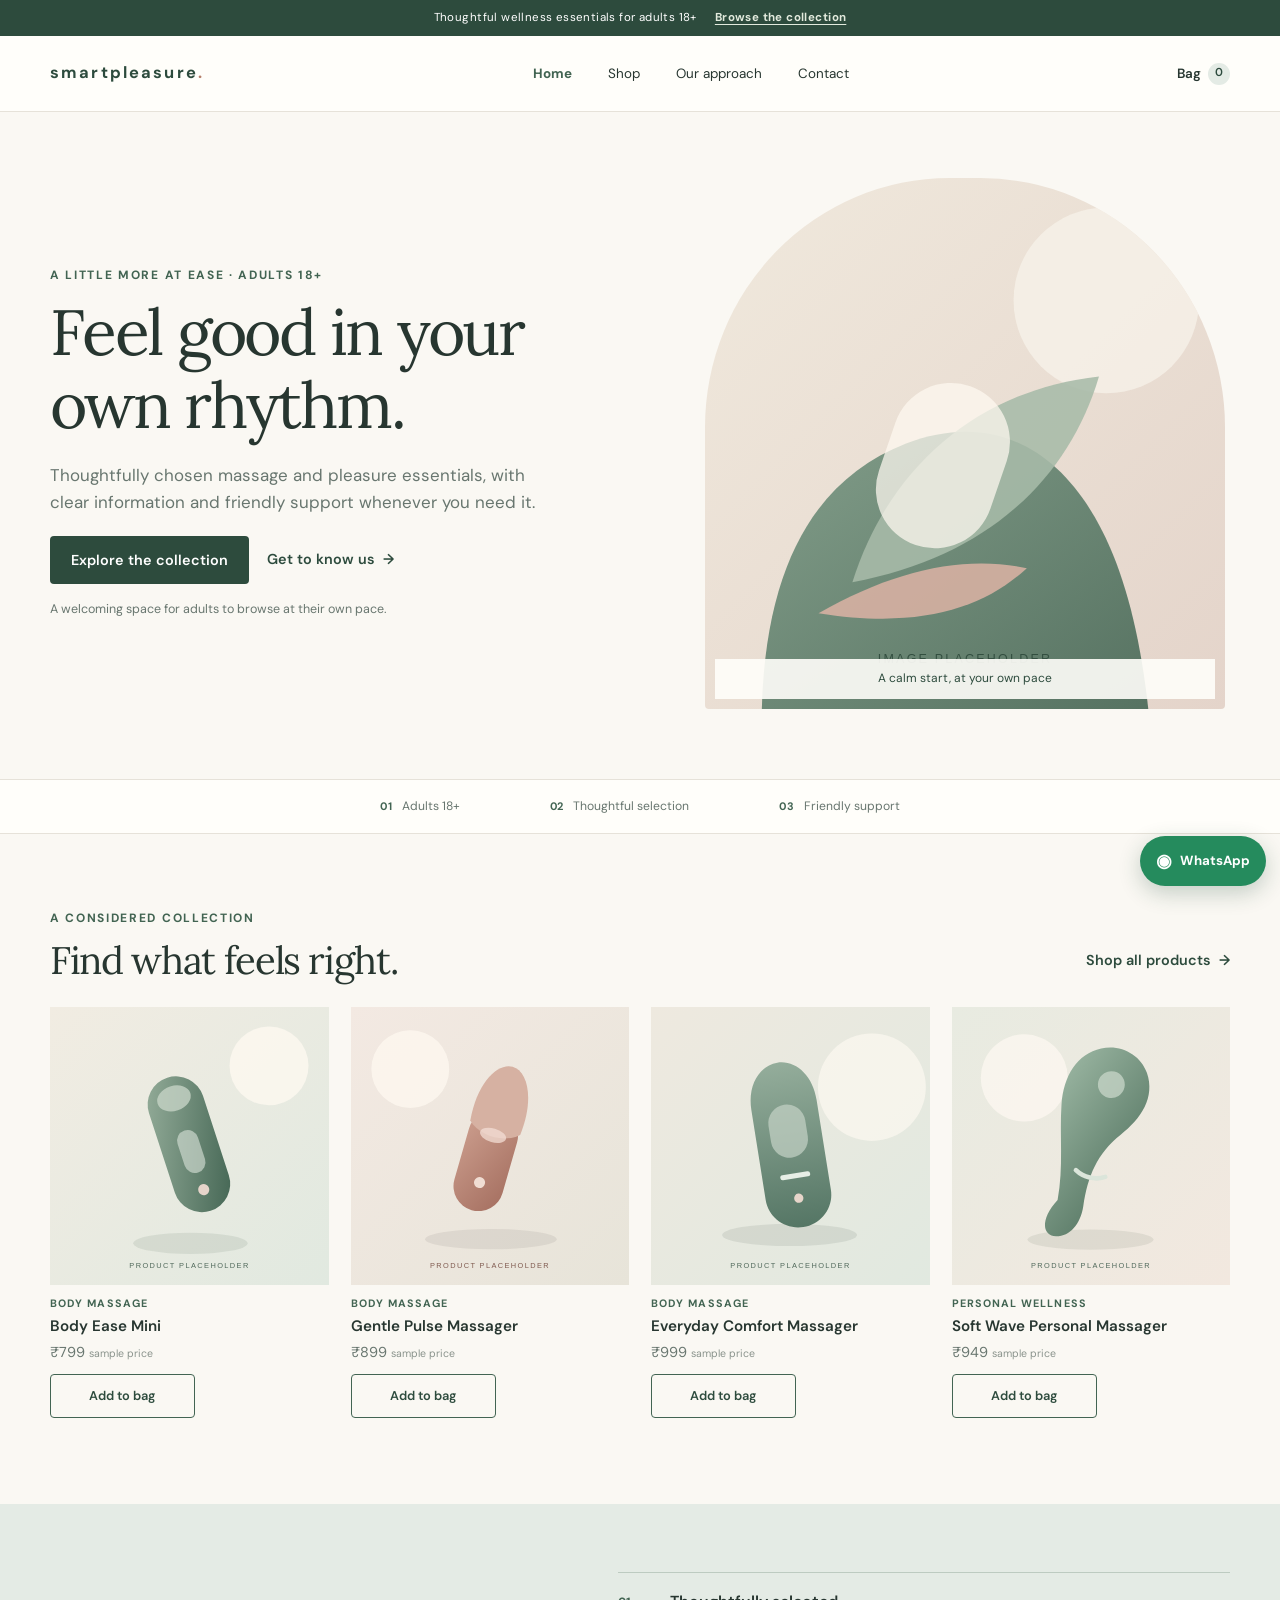
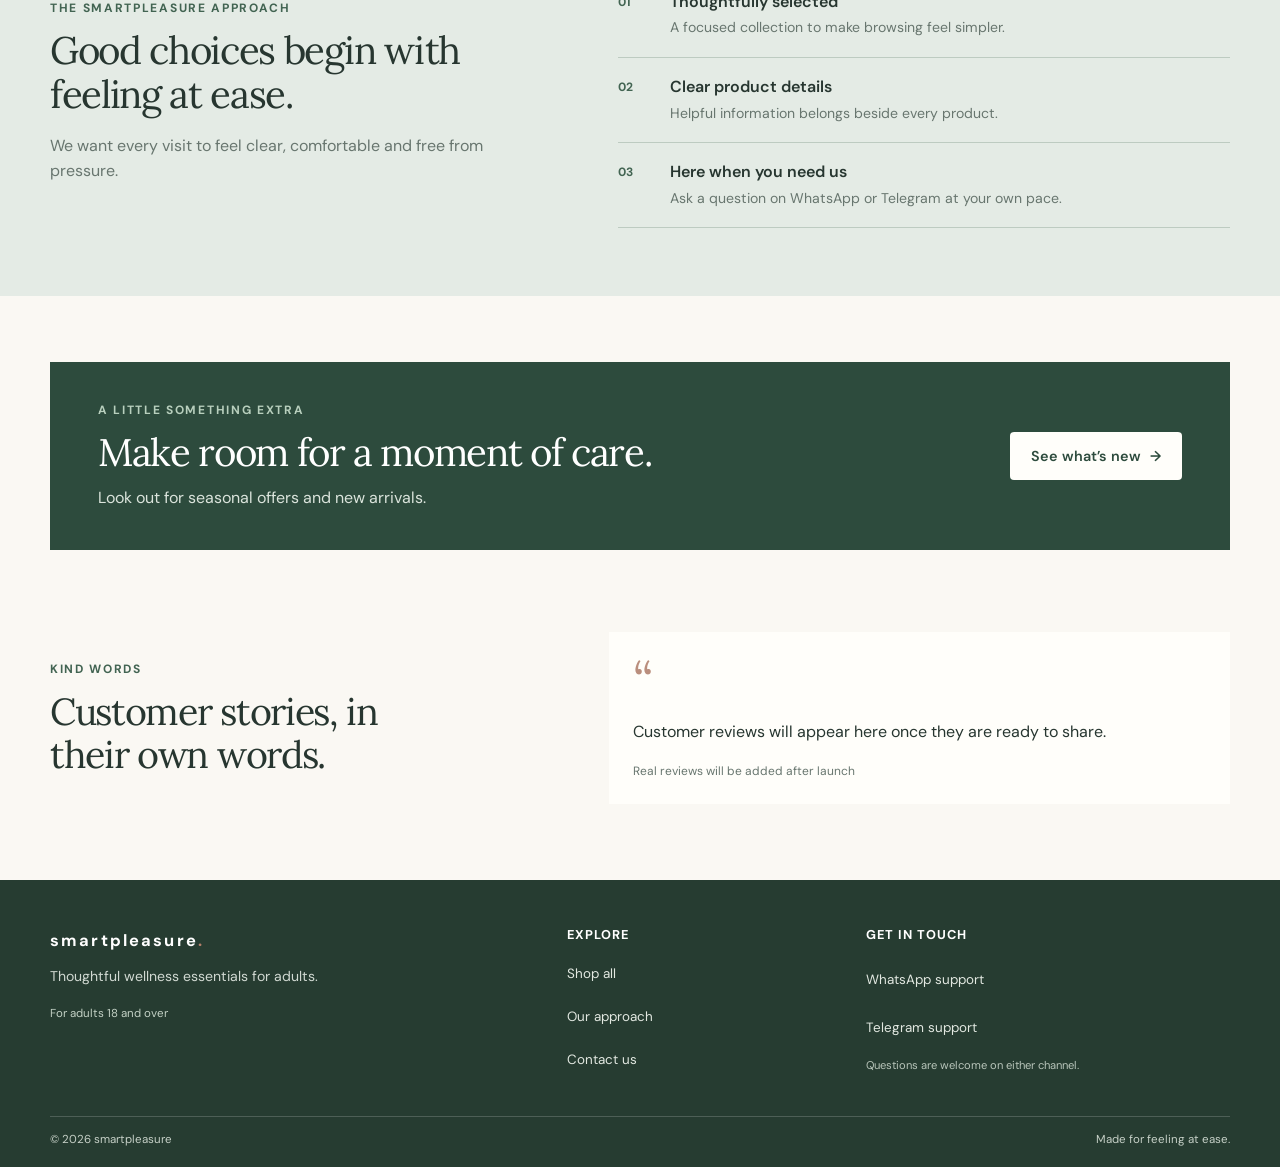
<file: index.html>
<!doctype html>
<html lang="en">
<head>
  <meta charset="utf-8">
  <meta name="viewport" content="width=device-width, initial-scale=1">
  <title>smartpleasure | Massage &amp; Pleasure Essentials</title>
  <meta name="description" content="Explore thoughtfully selected massage and pleasure essentials for adults. Browse the collection and get friendly support when you need it.">
  <meta property="og:type" content="website">
  <meta property="og:title" content="smartpleasure | Massage &amp; Pleasure Essentials">
  <meta property="og:description" content="Thoughtful massage and pleasure essentials for adults, with clear information and friendly support.">
  <meta property="og:url" content="http://smartpleasure.shop/index.html">
  <meta property="og:image" content="http://smartpleasure.shop/images/hero-placeholder.svg">
  <meta property="og:image:alt" content="Abstract sage and warm sand placeholder artwork for the smartpleasure wellness store">
  <link rel="preconnect" href="https://fonts.googleapis.com">
  <link rel="preconnect" href="https://fonts.gstatic.com" crossorigin>
  <link rel="stylesheet" href="css/style.css">
  <script defer src="js/products.js"></script>
  <script defer src="js/main.js"></script>
</head>
<body>
  <div class="announcement-bar"><span>Thoughtful wellness essentials for adults 18+</span><a href="shop.html">Browse the collection</a></div>
  <header class="site-header">
    <a class="brand" href="index.html" aria-label="smartpleasure home">smartpleasure<span class="brand-dot">.</span></a>
    <button class="menu-toggle" type="button" aria-label="Open menu" aria-expanded="false" aria-controls="site-navigation"><span></span><span></span><span></span></button>
    <nav class="site-nav" id="site-navigation" aria-label="Main navigation">
      <a class="active" href="index.html">Home</a><a href="shop.html">Shop</a><a href="about.html">Our approach</a><a href="contact.html">Contact</a>
    </nav>
    <a class="header-cart" href="cart.html">Bag <span class="cart-count" data-cart-count>0</span></a>
  </header>

  <main>
    <section class="hero section-wrap">
      <div class="hero-copy">
        <p class="eyebrow">A little more at ease · Adults 18+</p>
        <h1>Feel good in your own rhythm.</h1>
        <p class="hero-lede">Thoughtfully chosen massage and pleasure essentials, with clear information and friendly support whenever you need it.</p>
        <div class="hero-actions"><a class="button button-primary" href="shop.html">Explore the collection</a><a class="text-link" href="about.html">Get to know us <span aria-hidden="true">→</span></a></div>
        <p class="hero-note">A welcoming space for adults to browse at their own pace.</p>
      </div>
      <div class="hero-art">
        <img src="images/hero-placeholder.svg" alt="Abstract warm cream, sage and rose artwork used as a temporary wellness store image">
        <span class="image-caption">A calm start, at your own pace</span>
      </div>
    </section>

    <section class="trust-strip" aria-label="Store values">
      <div><span class="trust-mark">01</span><span>Adults 18+</span></div>
      <div><span class="trust-mark">02</span><span>Thoughtful selection</span></div>
      <div><span class="trust-mark">03</span><span>Friendly support</span></div>
    </section>

    <section class="section-wrap section-space">
      <div class="section-heading">
        <div><p class="eyebrow">A considered collection</p><h2>Find what feels right.</h2></div>
        <a class="text-link" href="shop.html">Shop all products <span aria-hidden="true">→</span></a>
      </div>
      <div class="product-grid featured-grid" data-featured-products aria-live="polite"></div>
    </section>

    <section class="why-section">
      <div class="section-wrap why-layout">
        <div class="why-heading"><p class="eyebrow">The smartpleasure approach</p><h2>Good choices begin with feeling at ease.</h2><p>We want every visit to feel clear, comfortable and free from pressure.</p></div>
        <div class="benefit-list">
          <article class="benefit-item"><span class="benefit-number">01</span><div><h3>Thoughtfully selected</h3><p>A focused collection to make browsing feel simpler.</p></div></article>
          <article class="benefit-item"><span class="benefit-number">02</span><div><h3>Clear product details</h3><p>Helpful information belongs beside every product.</p></div></article>
          <article class="benefit-item"><span class="benefit-number">03</span><div><h3>Here when you need us</h3><p>Ask a question on WhatsApp or Telegram at your own pace.</p></div></article>
        </div>
      </div>
    </section>

    <section class="offer-section section-wrap">
      <div class="offer-copy"><p class="eyebrow">A little something extra</p><h2>Make room for a moment of care.</h2><p>Look out for seasonal offers and new arrivals.</p></div>
      <a class="button button-light" href="shop.html">See what’s new <span aria-hidden="true">→</span></a>
    </section>

    <section class="section-wrap reviews-section">
      <div class="reviews-title"><p class="eyebrow">Kind words</p><h2>Customer stories, in their own words.</h2></div>
      <div class="review-placeholder"><span class="review-quote" aria-hidden="true">“</span><p>Customer reviews will appear here once they are ready to share.</p><span class="review-caption">Real reviews will be added after launch</span></div>
    </section>
  </main>

  <footer class="site-footer">
    <div class="section-wrap footer-main">
      <div class="footer-brand-block"><a class="brand footer-brand" href="index.html">smartpleasure<span class="brand-dot">.</span></a><p>Thoughtful wellness essentials for adults.</p><span class="adult-note">For adults 18 and over</span></div>
      <div class="footer-links"><h2>Explore</h2><a href="shop.html">Shop all</a><a href="about.html">Our approach</a><a href="contact.html">Contact us</a></div>
      <div class="footer-links"><h2>Get in touch</h2><a href="contact.html#whatsapp" data-whatsapp>WhatsApp support</a><a href="https://t.me/yourusername" data-telegram target="_blank" rel="noopener noreferrer">Telegram support</a><p>Questions are welcome on either channel.</p></div>
    </div>
    <div class="section-wrap footer-bottom"><span>© <span data-current-year></span> smartpleasure</span><span>Made for feeling at ease.</span></div>
  </footer>

  <a class="whatsapp-float" href="#" data-whatsapp aria-label="Chat with smartpleasure on WhatsApp"><span class="whatsapp-symbol" aria-hidden="true">◉</span><span>WhatsApp</span></a>
</body>
</html>
</file>
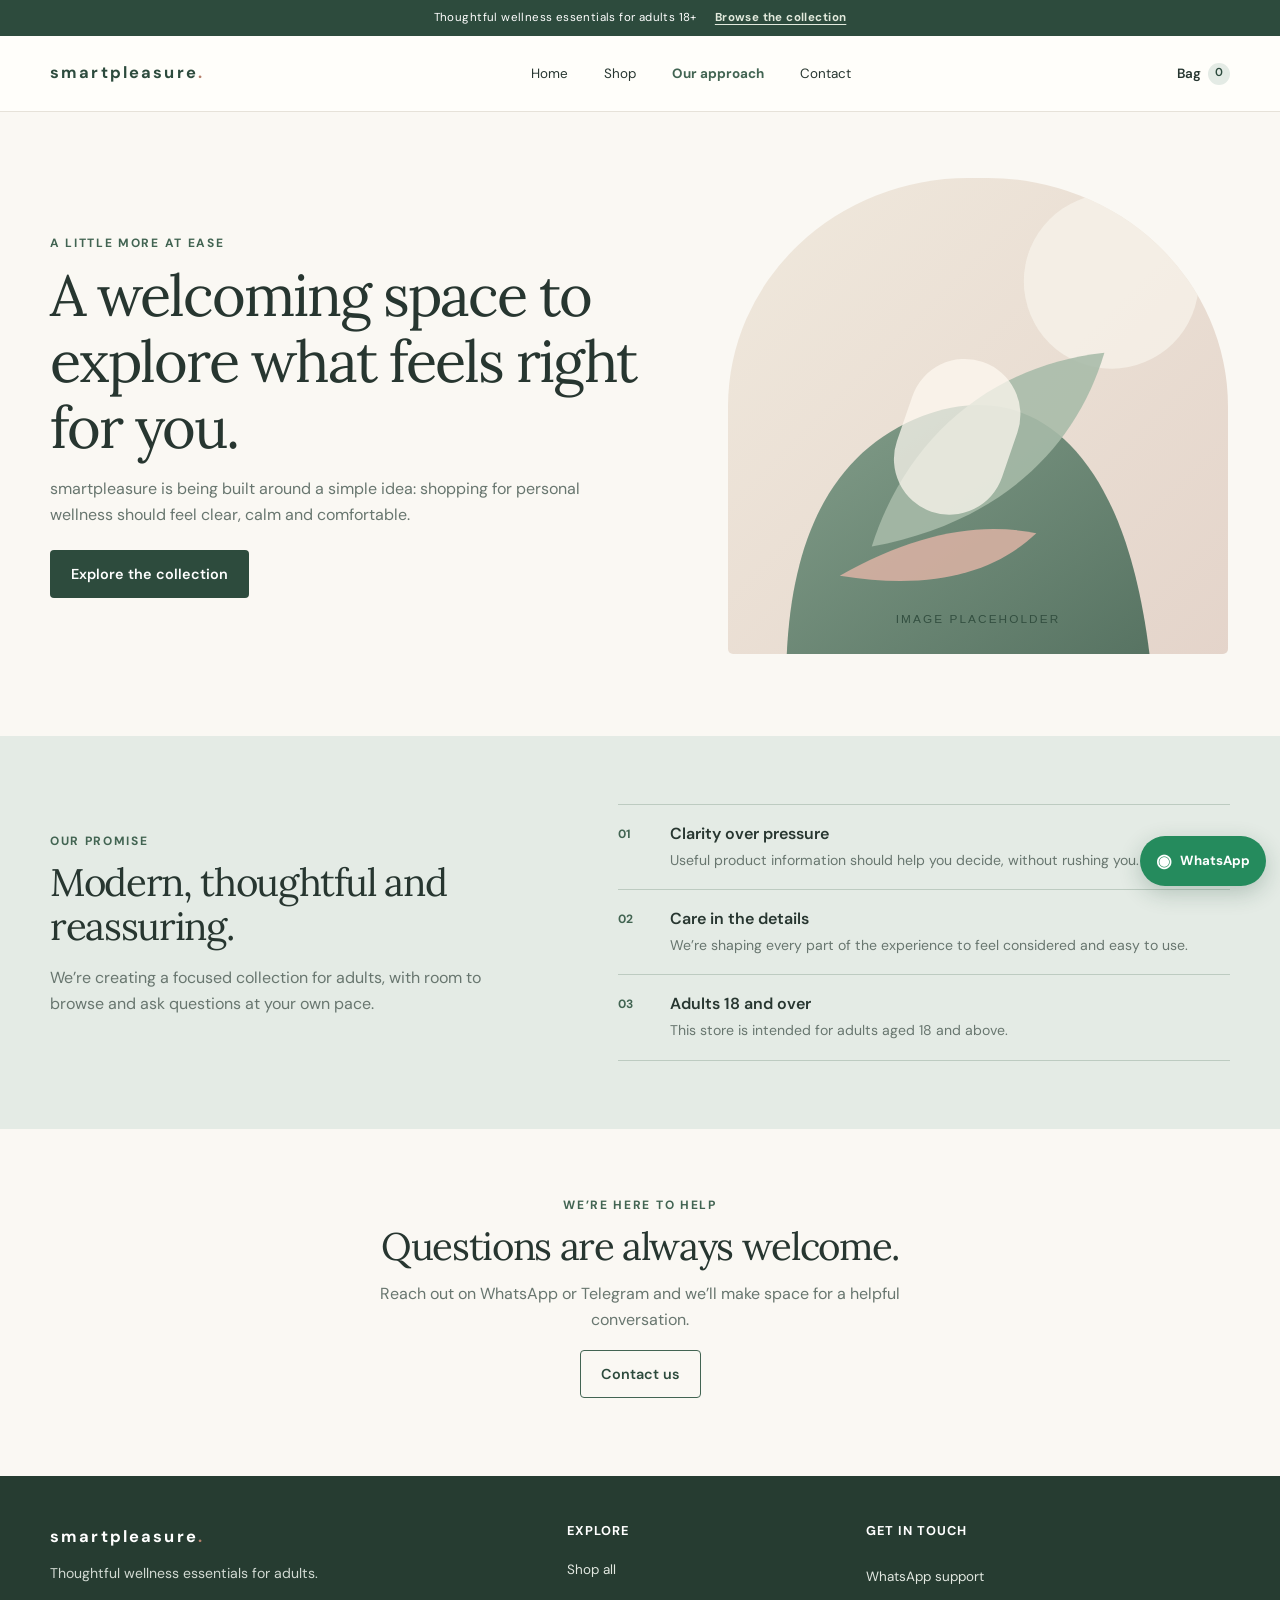
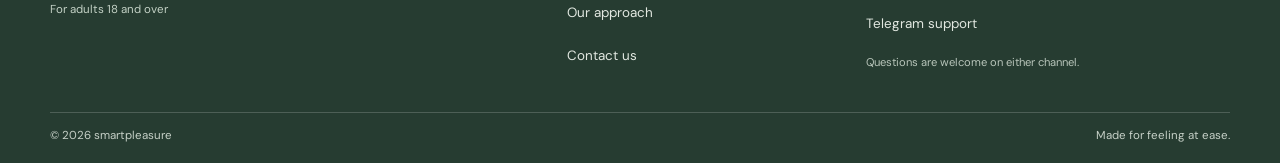
<file: about.html>
<!doctype html>
<html lang="en">
<head>
  <meta charset="utf-8">
  <meta name="viewport" content="width=device-width, initial-scale=1">
  <title>Our Approach | smartpleasure</title>
  <meta name="description" content="Learn about the smartpleasure approach to massage and pleasure essentials: thoughtful selection, clear information and friendly support for adults 18+.">
  <meta property="og:type" content="website"><meta property="og:title" content="Our Approach | smartpleasure"><meta property="og:description" content="A modern, reassuring place to explore massage and pleasure essentials for adults."><meta property="og:url" content="http://smartpleasure.shop/about.html"><meta property="og:image" content="http://smartpleasure.shop/images/hero-placeholder.svg"><meta property="og:image:alt" content="Abstract sage and warm sand placeholder artwork for the smartpleasure wellness store">
  <link rel="preconnect" href="https://fonts.googleapis.com"><link rel="preconnect" href="https://fonts.gstatic.com" crossorigin><link rel="stylesheet" href="css/style.css">
  <script defer src="js/products.js"></script><script defer src="js/main.js"></script>
</head>
<body>
  <div class="announcement-bar"><span>Thoughtful wellness essentials for adults 18+</span><a href="shop.html">Browse the collection</a></div>
  <header class="site-header"><a class="brand" href="index.html" aria-label="smartpleasure home">smartpleasure<span class="brand-dot">.</span></a><button class="menu-toggle" type="button" aria-label="Open menu" aria-expanded="false" aria-controls="site-navigation"><span></span><span></span><span></span></button><nav class="site-nav" id="site-navigation" aria-label="Main navigation"><a href="index.html">Home</a><a href="shop.html">Shop</a><a class="active" href="about.html">Our approach</a><a href="contact.html">Contact</a></nav><a class="header-cart" href="cart.html">Bag <span class="cart-count" data-cart-count>0</span></a></header>
  <main>
    <section class="about-hero section-wrap"><div class="about-copy"><p class="eyebrow">A little more at ease</p><h1>A welcoming space to explore what feels right for you.</h1><p>smartpleasure is being built around a simple idea: shopping for personal wellness should feel clear, calm and comfortable.</p><a class="button button-primary" href="shop.html">Explore the collection</a></div><img src="images/hero-placeholder.svg" alt="Abstract sage, cream and rose artwork representing a calm, welcoming wellness store"></section>
    <section class="why-section about-values"><div class="section-wrap why-layout"><div class="why-heading"><p class="eyebrow">Our promise</p><h2>Modern, thoughtful and reassuring.</h2><p>We’re creating a focused collection for adults, with room to browse and ask questions at your own pace.</p></div><div class="benefit-list"><article class="benefit-item"><span class="benefit-number">01</span><div><h3>Clarity over pressure</h3><p>Useful product information should help you decide, without rushing you.</p></div></article><article class="benefit-item"><span class="benefit-number">02</span><div><h3>Care in the details</h3><p>We’re shaping every part of the experience to feel considered and easy to use.</p></div></article><article class="benefit-item"><span class="benefit-number">03</span><div><h3>Adults 18 and over</h3><p>This store is intended for adults aged 18 and above.</p></div></article></div></div></section>
    <section class="section-wrap about-contact"><p class="eyebrow">We’re here to help</p><h2>Questions are always welcome.</h2><p>Reach out on WhatsApp or Telegram and we’ll make space for a helpful conversation.</p><a class="button button-outline" href="contact.html">Contact us</a></section>
  </main>
  <footer class="site-footer"><div class="section-wrap footer-main"><div class="footer-brand-block"><a class="brand footer-brand" href="index.html">smartpleasure<span class="brand-dot">.</span></a><p>Thoughtful wellness essentials for adults.</p><span class="adult-note">For adults 18 and over</span></div><div class="footer-links"><h2>Explore</h2><a href="shop.html">Shop all</a><a href="about.html">Our approach</a><a href="contact.html">Contact us</a></div><div class="footer-links"><h2>Get in touch</h2><a href="contact.html#whatsapp" data-whatsapp>WhatsApp support</a><a href="https://t.me/yourusername" data-telegram target="_blank" rel="noopener noreferrer">Telegram support</a><p>Questions are welcome on either channel.</p></div></div><div class="section-wrap footer-bottom"><span>© <span data-current-year></span> smartpleasure</span><span>Made for feeling at ease.</span></div></footer>
  <a class="whatsapp-float" href="#" data-whatsapp aria-label="Chat with smartpleasure on WhatsApp"><span class="whatsapp-symbol" aria-hidden="true">◉</span><span>WhatsApp</span></a>
</body>
</html>
</file>
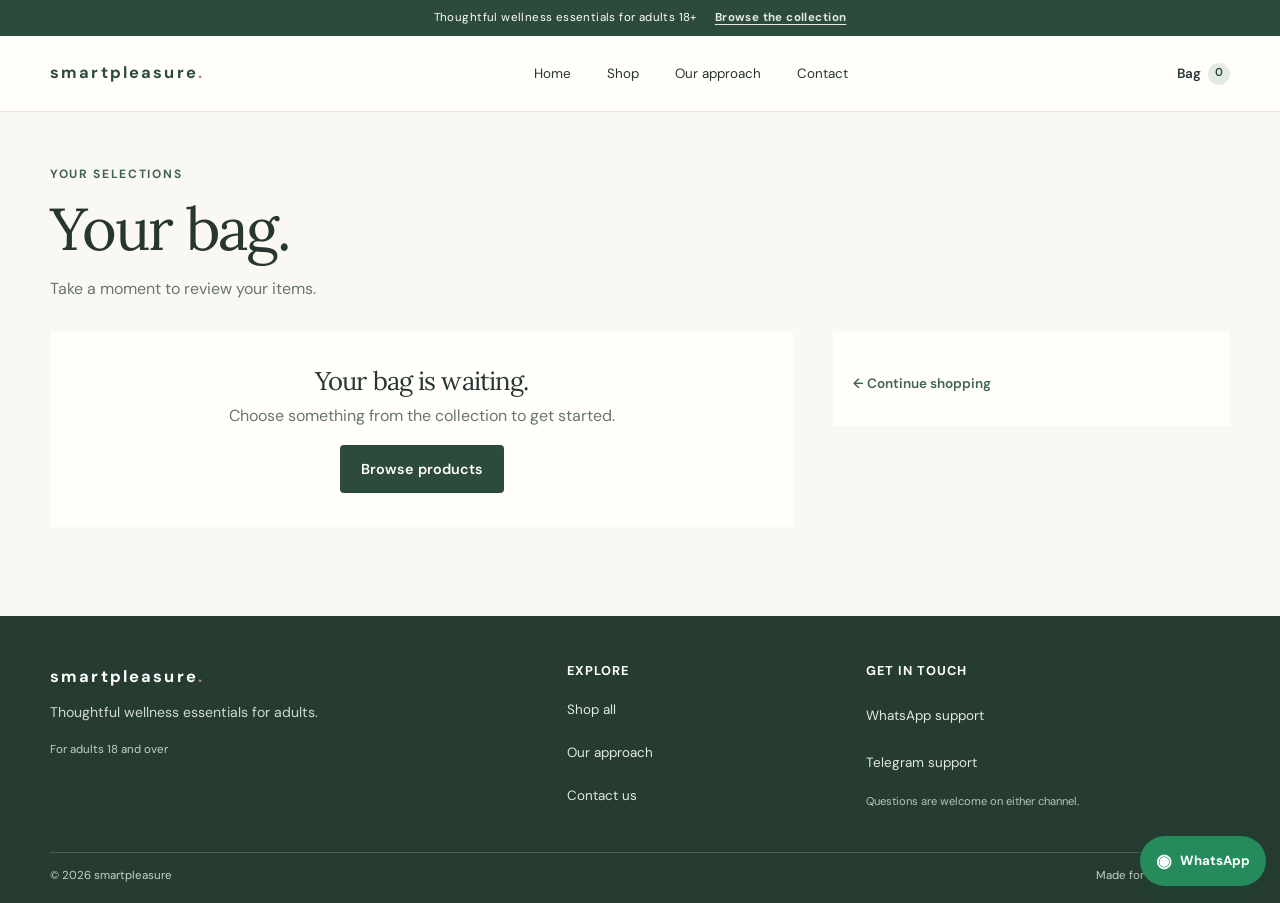
<file: cart.html>
<!doctype html>
<html lang="en">
<head>
  <meta charset="utf-8">
  <meta name="viewport" content="width=device-width, initial-scale=1">
  <title>Your Bag | smartpleasure</title>
  <meta name="description" content="Review the massage and pleasure essentials in your smartpleasure bag before continuing to checkout.">
  <meta property="og:type" content="website"><meta property="og:title" content="Your Bag | smartpleasure"><meta property="og:description" content="Review your selected wellness essentials before checkout."><meta property="og:url" content="http://smartpleasure.shop/cart.html"><meta property="og:image" content="http://smartpleasure.shop/images/hero-placeholder.svg"><meta property="og:image:alt" content="Abstract sage and warm sand placeholder artwork for the smartpleasure wellness store">
  <link rel="preconnect" href="https://fonts.googleapis.com"><link rel="preconnect" href="https://fonts.gstatic.com" crossorigin><link rel="stylesheet" href="css/style.css">
  <script defer src="js/products.js"></script><script defer src="js/main.js"></script>
</head>
<body>
  <div class="announcement-bar"><span>Thoughtful wellness essentials for adults 18+</span><a href="shop.html">Browse the collection</a></div>
  <header class="site-header"><a class="brand" href="index.html" aria-label="smartpleasure home">smartpleasure<span class="brand-dot">.</span></a><button class="menu-toggle" type="button" aria-label="Open menu" aria-expanded="false" aria-controls="site-navigation"><span></span><span></span><span></span></button><nav class="site-nav" id="site-navigation" aria-label="Main navigation"><a href="index.html">Home</a><a href="shop.html">Shop</a><a href="about.html">Our approach</a><a href="contact.html">Contact</a></nav><a class="header-cart active" href="cart.html">Bag <span class="cart-count" data-cart-count>0</span></a></header>
  <main class="section-wrap cart-page">
    <div class="page-intro page-intro-compact"><p class="eyebrow">Your selections</p><h1>Your bag.</h1><p>Take a moment to review your items.</p></div>
    <div class="cart-layout" data-cart-page>
      <div class="cart-items" data-cart-items aria-live="polite"></div>
      <aside class="cart-summary" data-cart-summary></aside>
    </div>
  </main>
  <footer class="site-footer"><div class="section-wrap footer-main"><div class="footer-brand-block"><a class="brand footer-brand" href="index.html">smartpleasure<span class="brand-dot">.</span></a><p>Thoughtful wellness essentials for adults.</p><span class="adult-note">For adults 18 and over</span></div><div class="footer-links"><h2>Explore</h2><a href="shop.html">Shop all</a><a href="about.html">Our approach</a><a href="contact.html">Contact us</a></div><div class="footer-links"><h2>Get in touch</h2><a href="contact.html#whatsapp" data-whatsapp>WhatsApp support</a><a href="https://t.me/yourusername" data-telegram target="_blank" rel="noopener noreferrer">Telegram support</a><p>Questions are welcome on either channel.</p></div></div><div class="section-wrap footer-bottom"><span>© <span data-current-year></span> smartpleasure</span><span>Made for feeling at ease.</span></div></footer>
  <a class="whatsapp-float" href="#" data-whatsapp aria-label="Chat with smartpleasure on WhatsApp"><span class="whatsapp-symbol" aria-hidden="true">◉</span><span>WhatsApp</span></a>
</body>
</html>
</file>
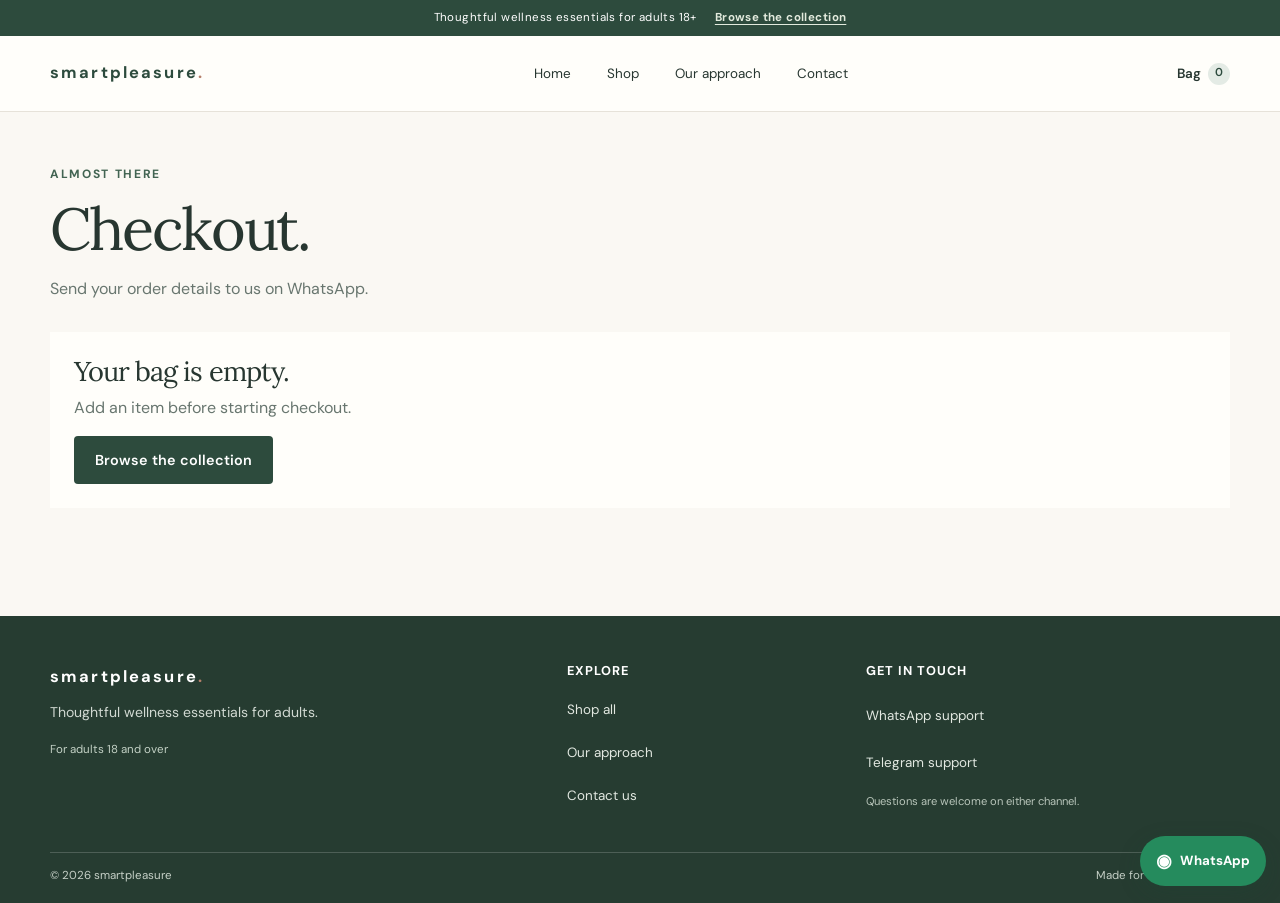
<file: checkout.html>
<!doctype html>
<html lang="en">
<head>
  <meta charset="utf-8">
  <meta name="viewport" content="width=device-width, initial-scale=1">
  <title>Checkout | smartpleasure</title>
  <meta name="description" content="Share your delivery details and send your smartpleasure order through WhatsApp. UPI details are provided as placeholders until configured.">
  <meta property="og:type" content="website"><meta property="og:title" content="Checkout | smartpleasure"><meta property="og:description" content="Send your wellness essentials order through WhatsApp and review UPI payment details."><meta property="og:url" content="http://smartpleasure.shop/checkout.html"><meta property="og:image" content="http://smartpleasure.shop/images/hero-placeholder.svg"><meta property="og:image:alt" content="Abstract sage and warm sand placeholder artwork for the smartpleasure wellness store">
  <link rel="preconnect" href="https://fonts.googleapis.com"><link rel="preconnect" href="https://fonts.gstatic.com" crossorigin><link rel="stylesheet" href="css/style.css">
  <script defer src="js/products.js"></script><script defer src="js/main.js"></script>
</head>
<body>
  <div class="announcement-bar"><span>Thoughtful wellness essentials for adults 18+</span><a href="shop.html">Browse the collection</a></div>
  <header class="site-header"><a class="brand" href="index.html" aria-label="smartpleasure home">smartpleasure<span class="brand-dot">.</span></a><button class="menu-toggle" type="button" aria-label="Open menu" aria-expanded="false" aria-controls="site-navigation"><span></span><span></span><span></span></button><nav class="site-nav" id="site-navigation" aria-label="Main navigation"><a href="index.html">Home</a><a href="shop.html">Shop</a><a href="about.html">Our approach</a><a href="contact.html">Contact</a></nav><a class="header-cart" href="cart.html">Bag <span class="cart-count" data-cart-count>0</span></a></header>
  <main class="section-wrap checkout-page">
    <div class="page-intro page-intro-compact"><p class="eyebrow">Almost there</p><h1>Checkout.</h1><p>Send your order details to us on WhatsApp.</p></div>
    <div class="checkout-empty" data-checkout-empty hidden><h2>Your bag is empty.</h2><p>Add an item before starting checkout.</p><a class="button button-primary" href="shop.html">Browse the collection</a></div>
    <div class="checkout-layout" data-checkout-content>
      <section class="checkout-card">
        <h2>Your details</h2>
        <p class="form-intro">We’ll open WhatsApp with your order details so you can review and send them.</p>
        <form data-checkout-form>
          <label for="customer-name">Full name</label><input id="customer-name" name="name" type="text" autocomplete="name" required>
          <label for="customer-phone">Phone number</label><input id="customer-phone" name="phone" type="tel" inputmode="tel" autocomplete="tel" pattern="[0-9+() -]{10,18}" title="Enter a phone number with 10 to 15 digits" required>
          <label for="customer-address">Delivery address</label><textarea id="customer-address" name="address" rows="4" autocomplete="street-address" required></textarea>
          <button class="button button-primary button-wide" type="submit">Continue on WhatsApp</button>
          <p class="form-note">Your order is not placed until you review and send the message in WhatsApp. Delivery charges and availability can be confirmed there.</p>
          <p class="form-status" data-checkout-status aria-live="polite"></p>
        </form>
      </section>
      <aside class="checkout-side">
        <section class="checkout-card order-summary-card"><h2>Order summary</h2><div data-checkout-summary></div></section>
        <section class="checkout-card upi-card">
          <p class="eyebrow">UPI payment</p><h2>Pay with UPI</h2>
          <p class="form-note">Replace the sample UPI ID and QR image with your own before accepting payments.</p>
          <div class="upi-details"><div><span class="detail-label">UPI ID</span><strong data-upi-id>yourname@upi</strong></div><button class="text-button" type="button" data-copy-upi>Copy ID</button></div>
          <img class="upi-qr" src="images/upi-qr-placeholder.svg" alt="Placeholder QR image that is not scannable; replace it with your real UPI payment QR code">
          <button class="button button-outline button-wide" type="button" data-upi-pay>Open UPI app</button>
        </section>
      </aside>
    </div>
  </main>
  <footer class="site-footer"><div class="section-wrap footer-main"><div class="footer-brand-block"><a class="brand footer-brand" href="index.html">smartpleasure<span class="brand-dot">.</span></a><p>Thoughtful wellness essentials for adults.</p><span class="adult-note">For adults 18 and over</span></div><div class="footer-links"><h2>Explore</h2><a href="shop.html">Shop all</a><a href="about.html">Our approach</a><a href="contact.html">Contact us</a></div><div class="footer-links"><h2>Get in touch</h2><a href="contact.html#whatsapp" data-whatsapp>WhatsApp support</a><a href="https://t.me/yourusername" data-telegram target="_blank" rel="noopener noreferrer">Telegram support</a><p>Questions are welcome on either channel.</p></div></div><div class="section-wrap footer-bottom"><span>© <span data-current-year></span> smartpleasure</span><span>Made for feeling at ease.</span></div></footer>
  <a class="whatsapp-float" href="#" data-whatsapp aria-label="Chat with smartpleasure on WhatsApp"><span class="whatsapp-symbol" aria-hidden="true">◉</span><span>WhatsApp</span></a>
</body>
</html>
</file>
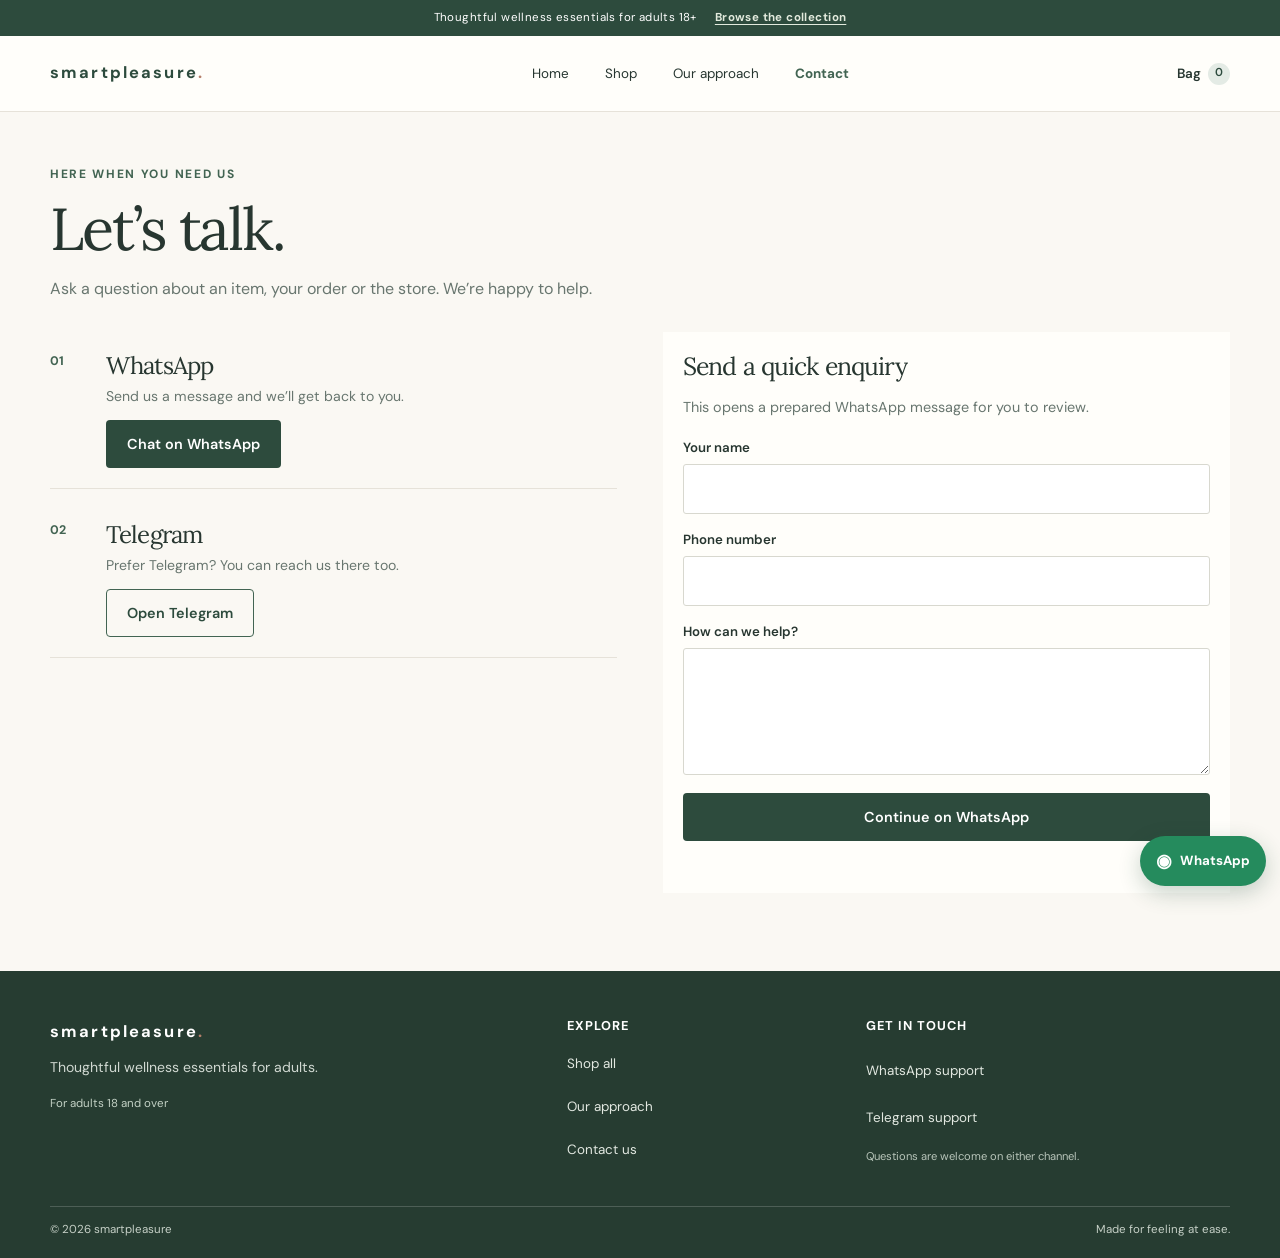
<file: contact.html>
<!doctype html>
<html lang="en">
<head>
  <meta charset="utf-8">
  <meta name="viewport" content="width=device-width, initial-scale=1">
  <title>Contact | smartpleasure</title>
  <meta name="description" content="Contact smartpleasure for help with massage and pleasure essentials. Send a WhatsApp message or Telegram note at your own pace.">
  <meta property="og:type" content="website"><meta property="og:title" content="Contact | smartpleasure"><meta property="og:description" content="Questions are welcome. Reach the smartpleasure team on WhatsApp or Telegram."><meta property="og:url" content="http://smartpleasure.shop/contact.html"><meta property="og:image" content="http://smartpleasure.shop/images/hero-placeholder.svg"><meta property="og:image:alt" content="Abstract sage and warm sand placeholder artwork for the smartpleasure wellness store">
  <link rel="preconnect" href="https://fonts.googleapis.com"><link rel="preconnect" href="https://fonts.gstatic.com" crossorigin><link rel="stylesheet" href="css/style.css">
  <script defer src="js/products.js"></script><script defer src="js/main.js"></script>
</head>
<body>
  <div class="announcement-bar"><span>Thoughtful wellness essentials for adults 18+</span><a href="shop.html">Browse the collection</a></div>
  <header class="site-header"><a class="brand" href="index.html" aria-label="smartpleasure home">smartpleasure<span class="brand-dot">.</span></a><button class="menu-toggle" type="button" aria-label="Open menu" aria-expanded="false" aria-controls="site-navigation"><span></span><span></span><span></span></button><nav class="site-nav" id="site-navigation" aria-label="Main navigation"><a href="index.html">Home</a><a href="shop.html">Shop</a><a href="about.html">Our approach</a><a class="active" href="contact.html">Contact</a></nav><a class="header-cart" href="cart.html">Bag <span class="cart-count" data-cart-count>0</span></a></header>
  <main class="section-wrap contact-page">
    <section class="page-intro page-intro-compact"><p class="eyebrow">Here when you need us</p><h1>Let’s talk.</h1><p>Ask a question about an item, your order or the store. We’re happy to help.</p></section>
    <div class="contact-layout">
      <section class="contact-options" id="whatsapp"><article class="contact-option"><span class="contact-icon" aria-hidden="true">01</span><div><h2>WhatsApp</h2><p>Send us a message and we’ll get back to you.</p><a class="button button-primary" href="#" data-whatsapp>Chat on WhatsApp</a></div></article><article class="contact-option"><span class="contact-icon" aria-hidden="true">02</span><div><h2>Telegram</h2><p>Prefer Telegram? You can reach us there too.</p><a class="button button-outline" href="https://t.me/yourusername" data-telegram target="_blank" rel="noopener noreferrer">Open Telegram</a></div></article></section>
      <section class="checkout-card contact-form-card"><h2>Send a quick enquiry</h2><p class="form-intro">This opens a prepared WhatsApp message for you to review.</p><form data-contact-form><label for="contact-name">Your name</label><input id="contact-name" name="name" autocomplete="name" required><label for="contact-phone">Phone number</label><input id="contact-phone" name="phone" type="tel" inputmode="tel" autocomplete="tel" required><label for="contact-message">How can we help?</label><textarea id="contact-message" name="message" rows="4" required></textarea><button class="button button-primary button-wide" type="submit">Continue on WhatsApp</button><p class="form-status" data-contact-status aria-live="polite"></p></form></section>
    </div>
  </main>
  <footer class="site-footer"><div class="section-wrap footer-main"><div class="footer-brand-block"><a class="brand footer-brand" href="index.html">smartpleasure<span class="brand-dot">.</span></a><p>Thoughtful wellness essentials for adults.</p><span class="adult-note">For adults 18 and over</span></div><div class="footer-links"><h2>Explore</h2><a href="shop.html">Shop all</a><a href="about.html">Our approach</a><a href="contact.html">Contact us</a></div><div class="footer-links"><h2>Get in touch</h2><a href="#whatsapp" data-whatsapp>WhatsApp support</a><a href="https://t.me/yourusername" data-telegram target="_blank" rel="noopener noreferrer">Telegram support</a><p>Questions are welcome on either channel.</p></div></div><div class="section-wrap footer-bottom"><span>© <span data-current-year></span> smartpleasure</span><span>Made for feeling at ease.</span></div></footer>
  <a class="whatsapp-float" href="#" data-whatsapp aria-label="Chat with smartpleasure on WhatsApp"><span class="whatsapp-symbol" aria-hidden="true">◉</span><span>WhatsApp</span></a>
</body>
</html>
</file>
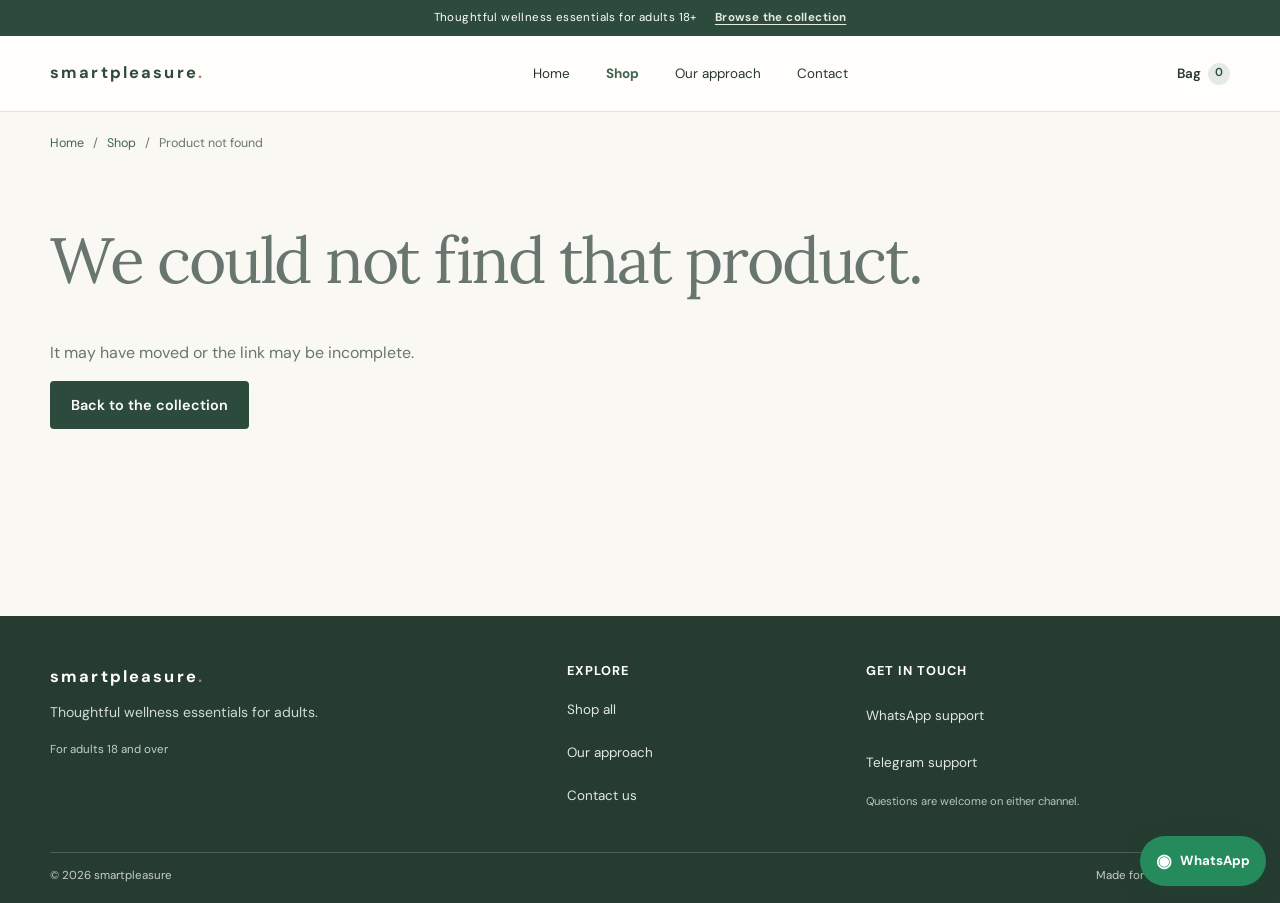
<file: product.html>
<!doctype html>
<html lang="en">
<head>
  <meta charset="utf-8">
  <meta name="viewport" content="width=device-width, initial-scale=1">
  <title>Product | smartpleasure Wellness Essentials</title>
  <meta name="description" content="View product details for thoughtfully selected massage and pleasure essentials for adults 18+.">
  <meta property="og:type" content="product">
  <meta property="og:title" content="Product | smartpleasure Wellness Essentials">
  <meta property="og:description" content="Explore product details and prices from the smartpleasure collection.">
  <meta property="og:url" content="http://smartpleasure.shop/product.html">
  <meta property="og:image" content="http://smartpleasure.shop/images/hero-placeholder.svg">
  <meta property="og:image:alt" content="Abstract sage and warm sand placeholder artwork for the smartpleasure wellness store">
  <link rel="preconnect" href="https://fonts.googleapis.com">
  <link rel="preconnect" href="https://fonts.gstatic.com" crossorigin>
  <link rel="stylesheet" href="css/style.css">
  <script defer src="js/products.js"></script>
  <script defer src="js/main.js"></script>
</head>
<body>
  <div class="announcement-bar"><span>Thoughtful wellness essentials for adults 18+</span><a href="shop.html">Browse the collection</a></div>
  <header class="site-header"><a class="brand" href="index.html" aria-label="smartpleasure home">smartpleasure<span class="brand-dot">.</span></a><button class="menu-toggle" type="button" aria-label="Open menu" aria-expanded="false" aria-controls="site-navigation"><span></span><span></span><span></span></button><nav class="site-nav" id="site-navigation" aria-label="Main navigation"><a href="index.html">Home</a><a class="active" href="shop.html">Shop</a><a href="about.html">Our approach</a><a href="contact.html">Contact</a></nav><a class="header-cart" href="cart.html">Bag <span class="cart-count" data-cart-count>0</span></a></header>
  <main class="section-wrap product-page"><nav class="breadcrumbs" aria-label="Breadcrumb"><a href="index.html">Home</a><span aria-hidden="true">/</span><a href="shop.html">Shop</a><span aria-hidden="true">/</span><span data-product-breadcrumb>Product</span></nav><div data-product-detail aria-live="polite"><p class="loading-message">Loading product details…</p></div></main>
  <footer class="site-footer"><div class="section-wrap footer-main"><div class="footer-brand-block"><a class="brand footer-brand" href="index.html">smartpleasure<span class="brand-dot">.</span></a><p>Thoughtful wellness essentials for adults.</p><span class="adult-note">For adults 18 and over</span></div><div class="footer-links"><h2>Explore</h2><a href="shop.html">Shop all</a><a href="about.html">Our approach</a><a href="contact.html">Contact us</a></div><div class="footer-links"><h2>Get in touch</h2><a href="contact.html#whatsapp" data-whatsapp>WhatsApp support</a><a href="https://t.me/yourusername" data-telegram target="_blank" rel="noopener noreferrer">Telegram support</a><p>Questions are welcome on either channel.</p></div></div><div class="section-wrap footer-bottom"><span>© <span data-current-year></span> smartpleasure</span><span>Made for feeling at ease.</span></div></footer>
  <a class="whatsapp-float" href="#" data-whatsapp aria-label="Chat with smartpleasure on WhatsApp"><span class="whatsapp-symbol" aria-hidden="true">◉</span><span>WhatsApp</span></a>
</body>
</html>
</file>
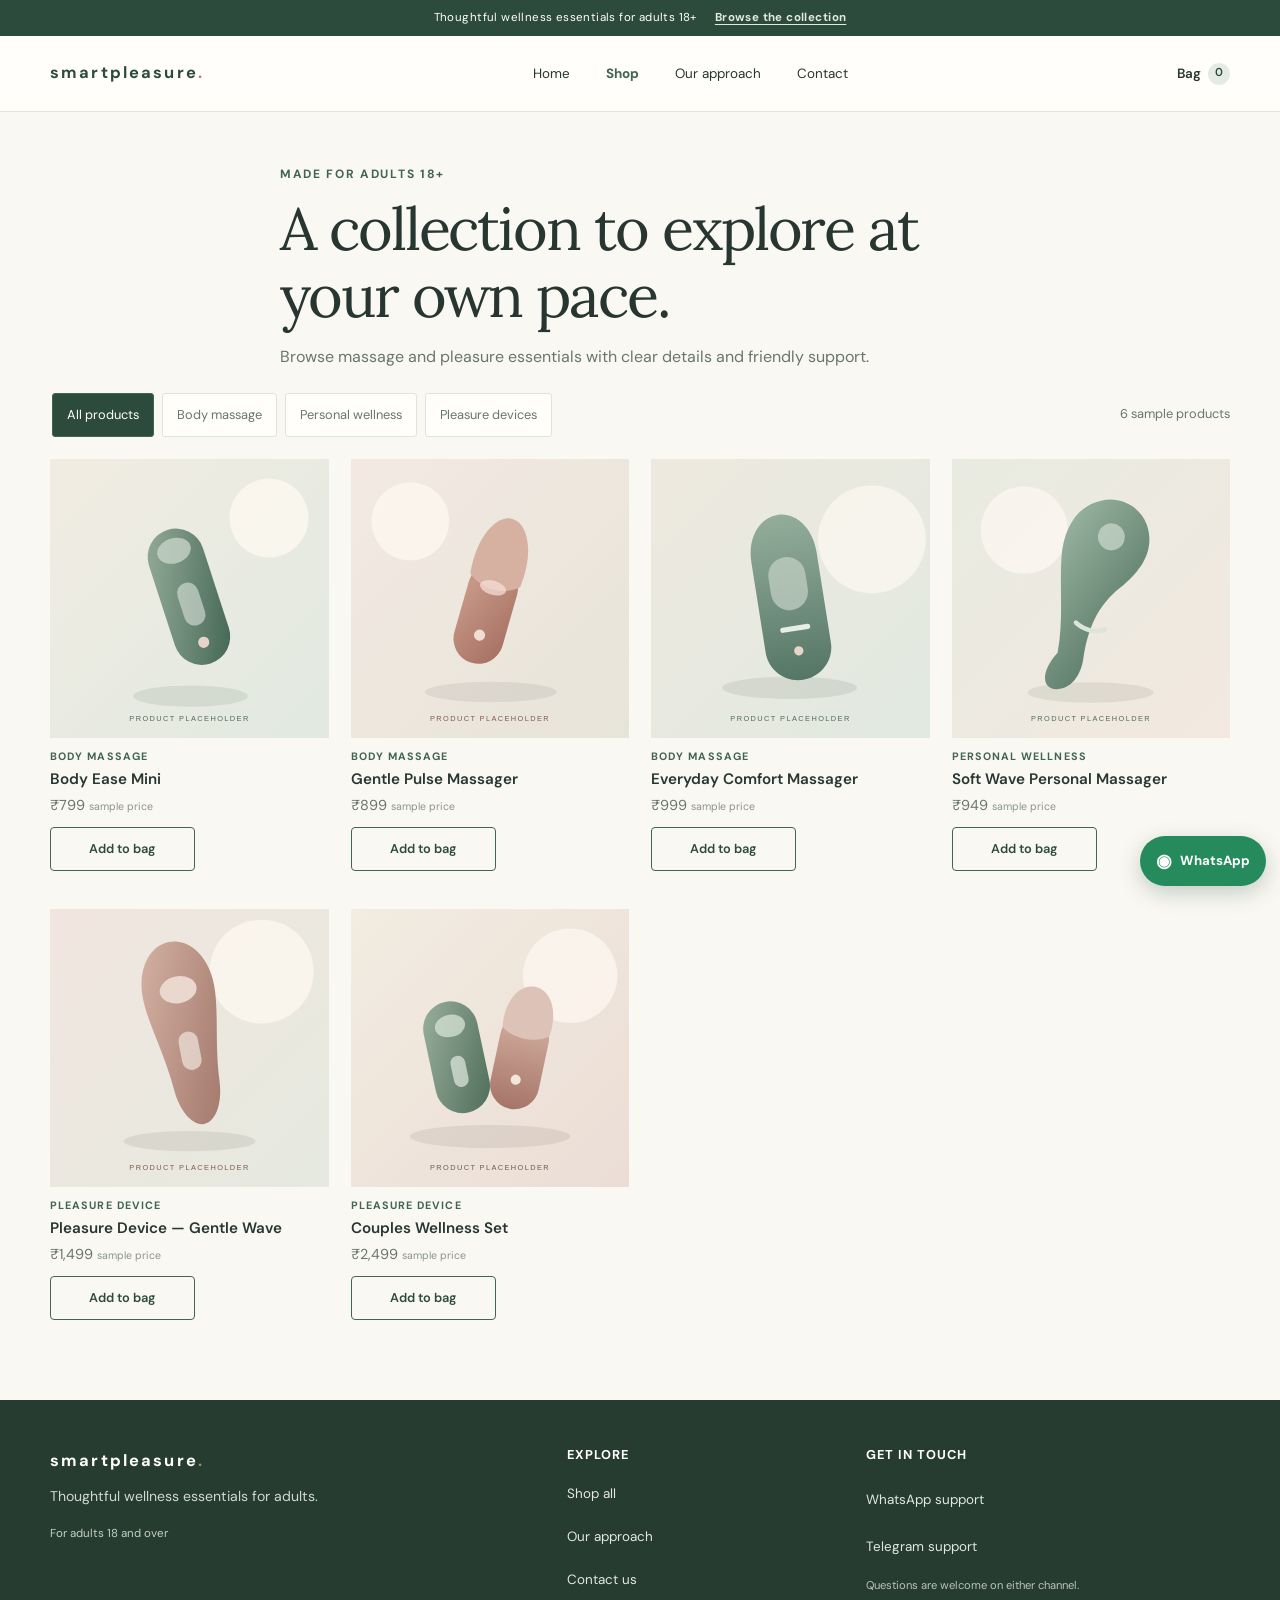
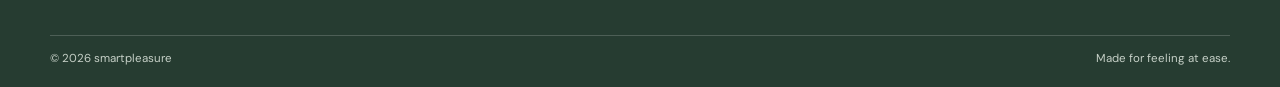
<file: shop.html>
<!doctype html>
<html lang="en">
<head>
  <meta charset="utf-8">
  <meta name="viewport" content="width=device-width, initial-scale=1">
  <title>Shop | smartpleasure Wellness Essentials</title>
  <meta name="description" content="Browse the smartpleasure collection of massage and pleasure essentials for adults 18+. Find product details and choose what feels right for you.">
  <meta property="og:type" content="website">
  <meta property="og:title" content="Shop | smartpleasure Wellness Essentials">
  <meta property="og:description" content="Browse massage and pleasure essentials for adults, with clear product information and friendly support.">
  <meta property="og:url" content="http://smartpleasure.shop/shop.html">
  <meta property="og:image" content="http://smartpleasure.shop/images/hero-placeholder.svg">
  <meta property="og:image:alt" content="Abstract sage and warm sand placeholder artwork for the smartpleasure wellness store">
  <link rel="preconnect" href="https://fonts.googleapis.com">
  <link rel="preconnect" href="https://fonts.gstatic.com" crossorigin>
  <link rel="stylesheet" href="css/style.css">
  <script defer src="js/products.js"></script>
  <script defer src="js/main.js"></script>
</head>
<body>
  <div class="announcement-bar"><span>Thoughtful wellness essentials for adults 18+</span><a href="#products">Browse the collection</a></div>
  <header class="site-header">
    <a class="brand" href="index.html" aria-label="smartpleasure home">smartpleasure<span class="brand-dot">.</span></a>
    <button class="menu-toggle" type="button" aria-label="Open menu" aria-expanded="false" aria-controls="site-navigation"><span></span><span></span><span></span></button>
    <nav class="site-nav" id="site-navigation" aria-label="Main navigation"><a href="index.html">Home</a><a class="active" href="shop.html">Shop</a><a href="about.html">Our approach</a><a href="contact.html">Contact</a></nav>
    <a class="header-cart" href="cart.html">Bag <span class="cart-count" data-cart-count>0</span></a>
  </header>

  <main>
    <section class="page-intro section-wrap"><p class="eyebrow">Made for adults 18+</p><h1>A collection to explore at your own pace.</h1><p>Browse massage and pleasure essentials with clear details and friendly support.</p></section>
    <section class="section-wrap shop-section" id="products">
      <div class="shop-toolbar"><div class="filter-list" role="group" aria-label="Filter products by category"><button class="filter-button is-active" type="button" data-product-filter="all" aria-pressed="true">All products</button><button class="filter-button" type="button" data-product-filter="body" aria-pressed="false">Body massage</button><button class="filter-button" type="button" data-product-filter="personal" aria-pressed="false">Personal wellness</button><button class="filter-button" type="button" data-product-filter="pleasure" aria-pressed="false">Pleasure devices</button></div><p class="shop-count" data-product-count></p></div>
      <div class="product-grid" data-product-grid aria-live="polite"></div>
    </section>
  </main>

  <footer class="site-footer"><div class="section-wrap footer-main"><div class="footer-brand-block"><a class="brand footer-brand" href="index.html">smartpleasure<span class="brand-dot">.</span></a><p>Thoughtful wellness essentials for adults.</p><span class="adult-note">For adults 18 and over</span></div><div class="footer-links"><h2>Explore</h2><a href="shop.html">Shop all</a><a href="about.html">Our approach</a><a href="contact.html">Contact us</a></div><div class="footer-links"><h2>Get in touch</h2><a href="contact.html#whatsapp" data-whatsapp>WhatsApp support</a><a href="https://t.me/yourusername" data-telegram target="_blank" rel="noopener noreferrer">Telegram support</a><p>Questions are welcome on either channel.</p></div></div><div class="section-wrap footer-bottom"><span>© <span data-current-year></span> smartpleasure</span><span>Made for feeling at ease.</span></div></footer>
  <a class="whatsapp-float" href="#" data-whatsapp aria-label="Chat with smartpleasure on WhatsApp"><span class="whatsapp-symbol" aria-hidden="true">◉</span><span>WhatsApp</span></a>
</body>
</html>
</file>
<file: css/style.css>
/* smartpleasure: warm, modern and reassuring. Product content and colours are easy to edit here. */
@import url('https://fonts.googleapis.com/css2?family=DM+Sans:wght@400;500;600;700&family=Lora:wght@400;500;600&display=swap');

:root {
  --color-ink: #273630;
  --color-muted: #68766f;
  --color-sage: #426452;
  --color-sage-dark: #2d4b3d;
  --color-sage-soft: #e4ebe5;
  --color-cream: #faf8f3;
  --color-paper: #fffefa;
  --color-rose: #ead8cf;
  --color-sand: #f0ece3;
  --color-line: #e6e2d9;
  --color-whatsapp: #258b5d;
  --shadow-soft: 0 14px 42px rgba(39, 54, 48, .08);
  --font-body: 'DM Sans', 'Segoe UI', Arial, sans-serif;
  --font-heading: 'Lora', Georgia, serif;
  --page-width: 1180px;
}

* { box-sizing: border-box; }
html { scroll-behavior: smooth; }
body {
  min-width: 320px;
  margin: 0;
  background: var(--color-cream);
  color: var(--color-ink);
  font-family: var(--font-body);
  font-size: 16px;
  line-height: 1.6;
  -webkit-font-smoothing: antialiased;
}
img { display: block; max-width: 100%; }
a { color: inherit; }
button, input, textarea { font: inherit; }
button, a { -webkit-tap-highlight-color: transparent; }
:focus-visible { outline: 3px solid #a2c4ad; outline-offset: 3px; }

.section-wrap { width: min(var(--page-width), calc(100% - 40px)); margin-inline: auto; }
.section-space { padding-block: 76px 86px; }
.eyebrow {
  margin: 0 0 12px;
  color: var(--color-sage);
  font-size: .75rem;
  font-weight: 700;
  letter-spacing: .14em;
  line-height: 1.4;
  text-transform: uppercase;
}
h1, h2, h3, p { margin-top: 0; }
h1, h2 { font-family: var(--font-heading); font-weight: 400; letter-spacing: -.035em; line-height: 1.14; }
h1 { font-size: clamp(2.45rem, 5vw, 4.45rem); }
h2 { font-size: clamp(2rem, 3vw, 2.8rem); }
h3 { line-height: 1.35; }
.muted { color: var(--color-muted); }

/* Buttons and tap targets stay at least 44px tall. */
.button {
  display: inline-flex;
  min-height: 48px;
  align-items: center;
  justify-content: center;
  gap: 9px;
  padding: 11px 20px;
  border: 1px solid transparent;
  border-radius: 4px;
  font-size: .9rem;
  font-weight: 600;
  line-height: 1.25;
  text-align: center;
  text-decoration: none;
  transition: background-color .2s ease, color .2s ease, border-color .2s ease, transform .2s ease, box-shadow .2s ease;
  cursor: pointer;
}
.button:hover { transform: translateY(-2px); }
.button-primary { background: var(--color-sage-dark); color: #fff; }
.button-primary:hover { background: #203c30; box-shadow: 0 8px 20px rgba(45, 75, 61, .16); }
.button-outline { border-color: var(--color-sage); background: transparent; color: var(--color-sage-dark); }
.button-outline:hover { background: var(--color-sage-soft); }
.button-light { background: var(--color-paper); color: var(--color-sage-dark); }
.button-light:hover { background: #f4eee7; }
.button-small { min-height: 44px; padding: 9px 14px; font-size: .8rem; }
.button-wide { width: 100%; }
.text-link, .text-button {
  display: inline-flex;
  min-height: 44px;
  align-items: center;
  gap: 8px;
  color: var(--color-sage-dark);
  font-size: .9rem;
  font-weight: 600;
  text-decoration: none;
}
.text-link:hover { text-decoration: underline; text-underline-offset: 4px; }
.text-button { padding: 6px 9px; border: 0; background: none; cursor: pointer; }

/* Announcement and site navigation */
.announcement-bar {
  display: flex;
  min-height: 36px;
  align-items: center;
  justify-content: center;
  gap: 8px 18px;
  padding: 6px 16px;
  background: var(--color-sage-dark);
  color: #fff;
  font-size: .72rem;
  letter-spacing: .035em;
  text-align: center;
}
.announcement-bar a { color: #e2eadd; font-weight: 700; text-underline-offset: 3px; }
.site-header {
  position: relative;
  z-index: 5;
  display: grid;
  grid-template-columns: 1fr auto auto;
  align-items: center;
  gap: 10px;
  min-height: 76px;
  padding: 10px max(20px, calc((100vw - var(--page-width)) / 2));
  border-bottom: 1px solid var(--color-line);
  background: var(--color-paper);
}
.brand { color: var(--color-sage-dark); font-size: 1.03rem; font-weight: 700; letter-spacing: .13em; text-decoration: none; white-space: nowrap; }
.brand-dot { color: #b57f6a; }
.menu-toggle {
  display: grid;
  width: 44px;
  height: 44px;
  align-content: center;
  justify-items: center;
  gap: 5px;
  padding: 0;
  border: 1px solid var(--color-line);
  border-radius: 4px;
  background: var(--color-paper);
  cursor: pointer;
}
.menu-toggle span { display: block; width: 18px; height: 1.5px; background: var(--color-ink); transition: transform .2s ease; }
.site-nav { display: none; grid-column: 1 / -1; flex-direction: column; padding: 8px 0 12px; }
.site-nav.is-open { display: flex; }
.site-nav a, .header-cart { display: inline-flex; min-height: 44px; align-items: center; color: var(--color-ink); font-size: .84rem; text-decoration: none; }
.site-nav a { border-bottom: 1px solid var(--color-line); }
.site-nav a.active { color: var(--color-sage); font-weight: 700; }
.header-cart { justify-self: end; gap: 7px; font-weight: 600; }
.cart-count { display: inline-grid; min-width: 22px; height: 22px; place-items: center; border-radius: 50%; background: var(--color-sage-soft); color: var(--color-sage-dark); font-size: .72rem; }

/* Home page */
.hero { display: grid; gap: 34px; align-items: center; padding-block: 42px 54px; }
.hero-copy { max-width: 590px; }
.hero h1 { max-width: 570px; margin-bottom: 20px; }
.hero-lede { max-width: 510px; margin-bottom: 20px; color: var(--color-muted); font-size: 1.06rem; }
.hero-actions { display: flex; flex-wrap: wrap; align-items: center; gap: 8px 18px; }
.hero-note { margin: 16px 0 0; color: var(--color-muted); font-size: .78rem; }
.hero-art { position: relative; width: min(100%, 520px); justify-self: center; }
.hero-art img { width: 100%; aspect-ratio: .98; border-radius: 47% 47% 4px 4px; object-fit: cover; }
.image-caption { position: absolute; right: 10px; bottom: 10px; left: 10px; padding: 10px 14px; background: rgba(255, 254, 250, .9); color: var(--color-sage-dark); font-size: .75rem; text-align: center; }
.trust-strip { display: flex; flex-wrap: wrap; justify-content: center; gap: 11px 30px; padding: 17px 20px; border-top: 1px solid var(--color-line); border-bottom: 1px solid var(--color-line); background: var(--color-paper); color: var(--color-muted); font-size: .76rem; }
.trust-strip > div { display: inline-flex; align-items: center; gap: 9px; }
.trust-mark { color: var(--color-sage); font-size: .68rem; font-weight: 700; letter-spacing: .08em; }
.section-heading { display: flex; align-items: end; justify-content: space-between; gap: 20px; margin-bottom: 24px; }
.section-heading h2 { margin-bottom: 0; }
.why-section { padding-block: 68px; background: var(--color-sage-soft); }
.why-layout { display: grid; gap: 32px; }
.why-heading { max-width: 450px; }
.why-heading h2 { margin-bottom: 16px; }
.why-heading > p:last-child { color: var(--color-muted); }
.benefit-list { border-top: 1px solid rgba(66, 100, 82, .24); }
.benefit-item { display: grid; grid-template-columns: 38px 1fr; gap: 14px; padding: 18px 0; border-bottom: 1px solid rgba(66, 100, 82, .24); }
.benefit-number { padding-top: 2px; color: var(--color-sage); font-size: .75rem; font-weight: 700; }
.benefit-item h3 { margin: 0 0 4px; font-size: 1rem; font-weight: 600; }
.benefit-item p { margin: 0; color: var(--color-muted); font-size: .88rem; }
.offer-section { display: flex; flex-direction: column; align-items: flex-start; justify-content: space-between; gap: 24px; margin-block: 66px; padding: 30px 24px; background: var(--color-sage-dark); color: #fff; }
.offer-section .eyebrow { color: #b8cfbd; }
.offer-section h2 { max-width: 560px; margin-bottom: 10px; font-size: clamp(1.8rem, 3vw, 2.45rem); }
.offer-section p:last-child { margin-bottom: 0; color: #dbe4dc; }
.reviews-section { display: grid; gap: 26px; padding-block: 16px 76px; }
.reviews-title { max-width: 390px; }
.reviews-title h2 { margin-bottom: 0; font-size: clamp(1.8rem, 3vw, 2.35rem); }
.review-placeholder { position: relative; min-height: 150px; padding: 28px 24px 22px; background: var(--color-paper); }
.review-quote { color: #ba8e7d; font-family: var(--font-heading); font-size: 3.2rem; line-height: .8; }
.review-placeholder p { margin: 12px 0; color: var(--color-ink); }
.review-caption { color: var(--color-muted); font-size: .75rem; }

/* Product listings */
.page-intro { max-width: 720px; padding-block: 54px 22px; }
.page-intro h1 { margin-bottom: 14px; font-size: clamp(2.35rem, 5vw, 3.7rem); }
.page-intro > p:last-child { max-width: 620px; margin-bottom: 0; color: var(--color-muted); }
.page-intro-compact { padding-bottom: 30px; }
.shop-section { padding-bottom: 80px; }
.shop-toolbar { display: flex; flex-direction: column; align-items: flex-start; gap: 12px; margin-bottom: 22px; }
.filter-list { display: flex; width: 100%; gap: 8px; overflow-x: auto; padding: 2px 2px 8px; scrollbar-width: thin; }
.filter-button { min-height: 44px; flex: 0 0 auto; padding: 8px 14px; border: 1px solid var(--color-line); border-radius: 3px; background: var(--color-paper); color: var(--color-muted); font-size: .8rem; cursor: pointer; }
.filter-button:hover, .filter-button.is-active { border-color: var(--color-sage); background: var(--color-sage-dark); color: #fff; }
.shop-count { margin: 0; color: var(--color-muted); font-size: .8rem; }
.product-grid { display: grid; grid-template-columns: repeat(2, minmax(0, 1fr)); gap: 26px 14px; }
.product-card { min-width: 0; }
.product-image-link { display: block; overflow: hidden; background: var(--color-sand); text-decoration: none; }
.product-card img { width: 100%; aspect-ratio: 1 / 1; object-fit: cover; transition: transform .35s ease; }
.product-image-link:hover img { transform: scale(1.035); }
.product-info { padding-top: 10px; }
.product-category { margin: 0 0 4px; color: var(--color-sage); font-size: .67rem; font-weight: 700; letter-spacing: .1em; text-transform: uppercase; }
.product-title { margin: 0 0 4px; font-size: .95rem; font-weight: 600; }
.product-title a { text-decoration: none; }
.product-title a:hover { color: var(--color-sage); }
.product-price { margin: 0 0 10px; color: var(--color-muted); font-size: .9rem; }
.sample-label { color: #8a938c; font-size: .66rem; font-weight: 400; }
.product-card .button { width: 100%; }
.empty-products { grid-column: 1 / -1; padding: 40px 20px; color: var(--color-muted); text-align: center; }

/* Product details */
.product-page { min-height: 56vh; padding-bottom: 76px; }
.breadcrumbs { display: flex; flex-wrap: wrap; gap: 9px; padding-block: 22px; color: var(--color-muted); font-size: .78rem; }
.breadcrumbs a { color: var(--color-sage); text-decoration: none; }
.product-detail-layout { display: grid; gap: 30px; align-items: start; padding-top: 12px; }
.product-detail-image { width: 100%; aspect-ratio: 1 / 1; background: var(--color-sand); object-fit: cover; }
.product-detail-copy { padding-block: 6px; }
.product-detail-copy h1 { margin-bottom: 12px; font-size: clamp(2.1rem, 4vw, 3.2rem); }
.product-detail-price { margin-bottom: 18px; color: var(--color-sage-dark); font-size: 1.25rem; font-weight: 600; }
.product-description { max-width: 580px; color: var(--color-muted); }
.product-detail-copy .product-category { margin-bottom: 10px; }
.product-detail-copy .button { margin-top: 8px; }
.product-detail-meta { display: grid; gap: 10px; margin-top: 25px; padding-top: 18px; border-top: 1px solid var(--color-line); color: var(--color-muted); font-size: .82rem; }
.loading-message, .not-found { padding: 48px 0; color: var(--color-muted); }

/* Cart and checkout */
.cart-page, .checkout-page, .contact-page { min-height: 56vh; padding-bottom: 78px; }
.cart-layout { display: grid; gap: 28px; align-items: start; }
.cart-items { display: grid; gap: 14px; }
.cart-line { display: grid; grid-template-columns: 88px minmax(0, 1fr); gap: 14px; padding: 14px 0; border-bottom: 1px solid var(--color-line); }
.cart-line-image { width: 88px; height: 88px; background: var(--color-sand); object-fit: cover; }
.cart-line-main { min-width: 0; }
.cart-line-title { margin: 0 0 4px; font-size: .98rem; font-weight: 600; }
.cart-line-title a { text-decoration: none; }
.cart-line-price { margin: 0 0 10px; color: var(--color-muted); font-size: .85rem; }
.cart-line-controls { display: flex; flex-wrap: wrap; align-items: center; gap: 9px; }
.quantity-control { display: inline-flex; min-height: 44px; align-items: center; border: 1px solid var(--color-line); background: var(--color-paper); }
.quantity-control button { width: 40px; height: 42px; border: 0; background: transparent; color: var(--color-ink); font-size: 1.1rem; cursor: pointer; }
.quantity-control input { width: 42px; height: 42px; padding: 0; border: 0; background: transparent; color: var(--color-ink); text-align: center; }
.remove-button { min-height: 44px; padding: 7px 8px; border: 0; background: transparent; color: #875d50; font-size: .8rem; text-decoration: underline; text-underline-offset: 3px; cursor: pointer; }
.line-total { grid-column: 2; margin: -4px 0 0; font-size: .86rem; font-weight: 600; }
.cart-summary, .checkout-card { padding: 20px; background: var(--color-paper); }
.cart-summary h2, .checkout-card h2 { margin-bottom: 16px; font-size: 1.55rem; }
.summary-row { display: flex; justify-content: space-between; gap: 15px; padding-block: 9px; color: var(--color-muted); font-size: .9rem; }
.summary-total { margin-top: 4px; padding-top: 13px; border-top: 1px solid var(--color-line); color: var(--color-ink); font-size: 1rem; font-weight: 700; }
.summary-note, .form-note { margin: 12px 0 16px; color: var(--color-muted); font-size: .78rem; }
.cart-summary .button { width: 100%; }
.continue-link { display: inline-flex; min-height: 44px; align-items: center; margin-top: 10px; color: var(--color-sage); font-size: .85rem; font-weight: 600; text-decoration: none; }
.empty-cart { padding: 34px 18px; background: var(--color-paper); text-align: center; }
.empty-cart h2 { margin-bottom: 8px; font-size: 1.6rem; }
.empty-cart p { color: var(--color-muted); }
.checkout-layout { display: grid; gap: 20px; align-items: start; }
.checkout-side { display: grid; gap: 18px; }
.form-intro { margin-bottom: 18px; color: var(--color-muted); font-size: .9rem; }
form label { display: block; margin: 15px 0 6px; font-size: .83rem; font-weight: 600; }
form input, form textarea { display: block; width: 100%; min-height: 48px; padding: 11px 12px; border: 1px solid #d8d8cf; border-radius: 3px; background: #fff; color: var(--color-ink); }
form textarea { min-height: 112px; resize: vertical; }
form input:focus, form textarea:focus { border-color: var(--color-sage); outline: 2px solid rgba(66, 100, 82, .16); }
form .button { margin-top: 18px; }
.form-status { min-height: 24px; margin: 8px 0 0; color: var(--color-sage-dark); font-size: .82rem; }
.checkout-empty { padding: 24px; background: var(--color-paper); }
.checkout-empty h2 { margin-bottom: 8px; font-size: 1.7rem; }
.checkout-empty p { color: var(--color-muted); }
.checkout-empty[hidden], .checkout-layout[hidden] { display: none; }
.order-summary-card [data-checkout-summary] { display: grid; gap: 11px; }
.checkout-summary-item { display: flex; justify-content: space-between; gap: 14px; color: var(--color-muted); font-size: .83rem; }
.checkout-summary-item strong { color: var(--color-ink); font-weight: 600; }
.upi-card .eyebrow { margin-bottom: 5px; }
.upi-card h2 { margin-bottom: 9px; }
.upi-details { display: flex; align-items: center; justify-content: space-between; gap: 12px; padding: 10px 12px; background: var(--color-cream); }
.detail-label { display: block; margin-bottom: 2px; color: var(--color-muted); font-size: .68rem; letter-spacing: .08em; text-transform: uppercase; }
.upi-details strong { overflow-wrap: anywhere; font-size: .87rem; }
.upi-qr { width: 148px; height: 148px; margin: 17px auto; background: white; }

/* About and contact */
.about-hero { display: grid; gap: 30px; align-items: center; padding-block: 48px 68px; }
.about-copy { max-width: 610px; }
.about-copy h1 { margin-bottom: 16px; font-size: clamp(2.25rem, 4.5vw, 3.65rem); }
.about-copy > p:not(.eyebrow) { max-width: 560px; margin-bottom: 22px; color: var(--color-muted); }
.about-hero > img { width: min(100%, 500px); justify-self: center; aspect-ratio: 1.05; border-radius: 48% 48% 5px 5px; object-fit: cover; }
.about-values { margin-bottom: 0; }
.about-contact { padding-block: 68px 78px; text-align: center; }
.about-contact h2 { margin-bottom: 12px; }
.about-contact > p:not(.eyebrow) { max-width: 540px; margin: 0 auto 18px; color: var(--color-muted); }
.contact-layout { display: grid; gap: 22px; }
.contact-options { display: grid; gap: 12px; }
.contact-option { display: grid; grid-template-columns: 44px 1fr; gap: 12px; padding: 20px 0; border-bottom: 1px solid var(--color-line); }
.contact-icon { color: var(--color-sage); font-size: .78rem; font-weight: 700; }
.contact-option h2 { margin-bottom: 6px; font-size: 1.5rem; }
.contact-option p { margin-bottom: 12px; color: var(--color-muted); font-size: .88rem; }
.contact-form-card { padding: 20px; }

/* Shared footer and floating contact button */
.site-footer { background: #263c31; color: #f7f4ed; }
.footer-main { display: grid; gap: 28px; padding-block: 38px 28px; }
.footer-brand { color: #fff; }
.footer-brand-block p { margin: 11px 0; color: #d1d9d2; font-size: .88rem; }
.adult-note { display: inline-block; color: #c3d1c5; font-size: .72rem; }
.footer-links { display: grid; justify-items: start; gap: 3px; }
.footer-links h2 { margin: 0 0 8px; color: #fff; font-family: var(--font-body); font-size: .8rem; font-weight: 700; letter-spacing: .08em; text-transform: uppercase; }
.footer-links a { display: inline-flex; min-height: 40px; align-items: center; color: #e2e8e1; font-size: .84rem; text-decoration: none; }
.footer-links a:hover { text-decoration: underline; text-underline-offset: 4px; }
.footer-links p { max-width: 230px; margin: 5px 0 0; color: #b8c5ba; font-size: .7rem; }
.footer-bottom { display: flex; flex-wrap: wrap; justify-content: space-between; gap: 8px 20px; padding-block: 14px 18px; border-top: 1px solid rgba(255, 255, 255, .18); color: #c6d0c7; font-size: .72rem; }
.whatsapp-float { position: fixed; z-index: 20; right: 14px; bottom: 14px; display: inline-flex; min-height: 50px; align-items: center; gap: 8px; padding: 0 16px; border-radius: 999px; background: var(--color-whatsapp); box-shadow: 0 7px 22px rgba(26, 73, 50, .24); color: #fff; font-size: .83rem; font-weight: 700; text-decoration: none; transition: transform .2s ease, box-shadow .2s ease; }
.whatsapp-float:hover { transform: translateY(-2px); box-shadow: 0 11px 26px rgba(26, 73, 50, .3); }
.whatsapp-symbol { font-size: 1.15rem; line-height: 1; }

@media (min-width: 700px) {
  .site-header { display: flex; justify-content: space-between; gap: 24px; padding-inline: max(28px, calc((100vw - var(--page-width)) / 2)); }
  .menu-toggle { display: none; }
  .site-nav, .site-nav.is-open { display: flex; flex: 1; flex-direction: row; justify-content: center; gap: clamp(16px, 3vw, 36px); padding: 0; }
  .site-nav a { min-height: 44px; border: 0; }
  .site-nav a:hover, .header-cart:hover { color: var(--color-sage); }
  .hero { grid-template-columns: 1fr .88fr; gap: 48px; padding-block: 66px 70px; }
  .trust-strip { gap: 16px clamp(35px, 7vw, 90px); }
  .why-layout { grid-template-columns: .9fr 1.1fr; gap: 68px; align-items: center; }
  .offer-section { flex-direction: row; align-items: center; padding: 40px 48px; }
  .reviews-section { grid-template-columns: .9fr 1.1fr; gap: 50px; align-items: center; }
  .shop-toolbar { flex-direction: row; align-items: center; justify-content: space-between; }
  .filter-list { width: auto; flex-wrap: wrap; overflow: visible; padding-bottom: 0; }
  .product-grid { grid-template-columns: repeat(3, minmax(0, 1fr)); gap: 38px 22px; }
  .product-card .button { width: auto; min-width: 145px; }
  .product-detail-layout { grid-template-columns: minmax(0, 1fr) minmax(0, .9fr); gap: 54px; padding-top: 10px; }
  .cart-layout { grid-template-columns: minmax(0, 1.5fr) minmax(270px, .8fr); gap: 40px; }
  .cart-line { grid-template-columns: 112px minmax(0, 1fr) auto; gap: 18px; align-items: center; }
  .cart-line-image { width: 112px; height: 112px; }
  .line-total { grid-column: auto; margin: 0; white-space: nowrap; }
  .checkout-layout { grid-template-columns: minmax(0, 1.1fr) minmax(300px, .9fr); gap: 24px; }
  .about-hero { grid-template-columns: 1.1fr .9fr; gap: 62px; padding-block: 66px 82px; }
  .contact-layout { grid-template-columns: 1fr 1fr; gap: 46px; align-items: start; }
  .footer-main { grid-template-columns: 1.3fr .7fr 1fr; gap: 44px; padding-block: 48px 36px; }
}

@media (min-width: 980px) {
  .product-grid { grid-template-columns: repeat(4, minmax(0, 1fr)); }
  .featured-grid { grid-template-columns: repeat(4, minmax(0, 1fr)); }
}

@media (max-width: 420px) {
  .section-wrap { width: calc(100% - 32px); }
  .announcement-bar { flex-wrap: wrap; gap: 0 8px; font-size: .68rem; }
  .site-header { min-height: 68px; padding-inline: 16px; }
  .brand { font-size: .93rem; }
  .hero { gap: 24px; padding-top: 34px; }
  .hero h1 { font-size: clamp(2.3rem, 11vw, 2.8rem); }
  .hero-lede { font-size: .98rem; }
  .hero-actions { align-items: flex-start; flex-direction: column; }
  .hero-actions .text-link { min-height: 40px; }
  .hero-art img { aspect-ratio: .96; }
  .section-space { padding-block: 56px 62px; }
  .section-heading { align-items: flex-start; flex-direction: column; gap: 9px; }
  .product-grid { gap: 24px 12px; }
  .product-title { font-size: .88rem; }
  .product-card .button { padding-inline: 8px; font-size: .77rem; }
  .button { padding-inline: 16px; }
  .why-section { padding-block: 52px; }
  .offer-section { margin-block: 48px; padding: 24px 20px; }
  .reviews-section { padding-bottom: 60px; }
  .page-intro { padding-top: 42px; }
  .filter-button { padding-inline: 12px; }
  .cart-line { gap: 11px; }
  .cart-line-image { width: 76px; height: 76px; }
  .cart-line { grid-template-columns: 76px minmax(0, 1fr); }
  .cart-summary, .checkout-card { padding: 17px; }
  .whatsapp-float { right: 12px; bottom: 12px; min-height: 48px; padding-inline: 14px; }
}

@media (prefers-reduced-motion: reduce) {
  *, *::before, *::after { scroll-behavior: auto !important; transition-duration: .01ms !important; animation-duration: .01ms !important; animation-iteration-count: 1 !important; }
}
</file>
